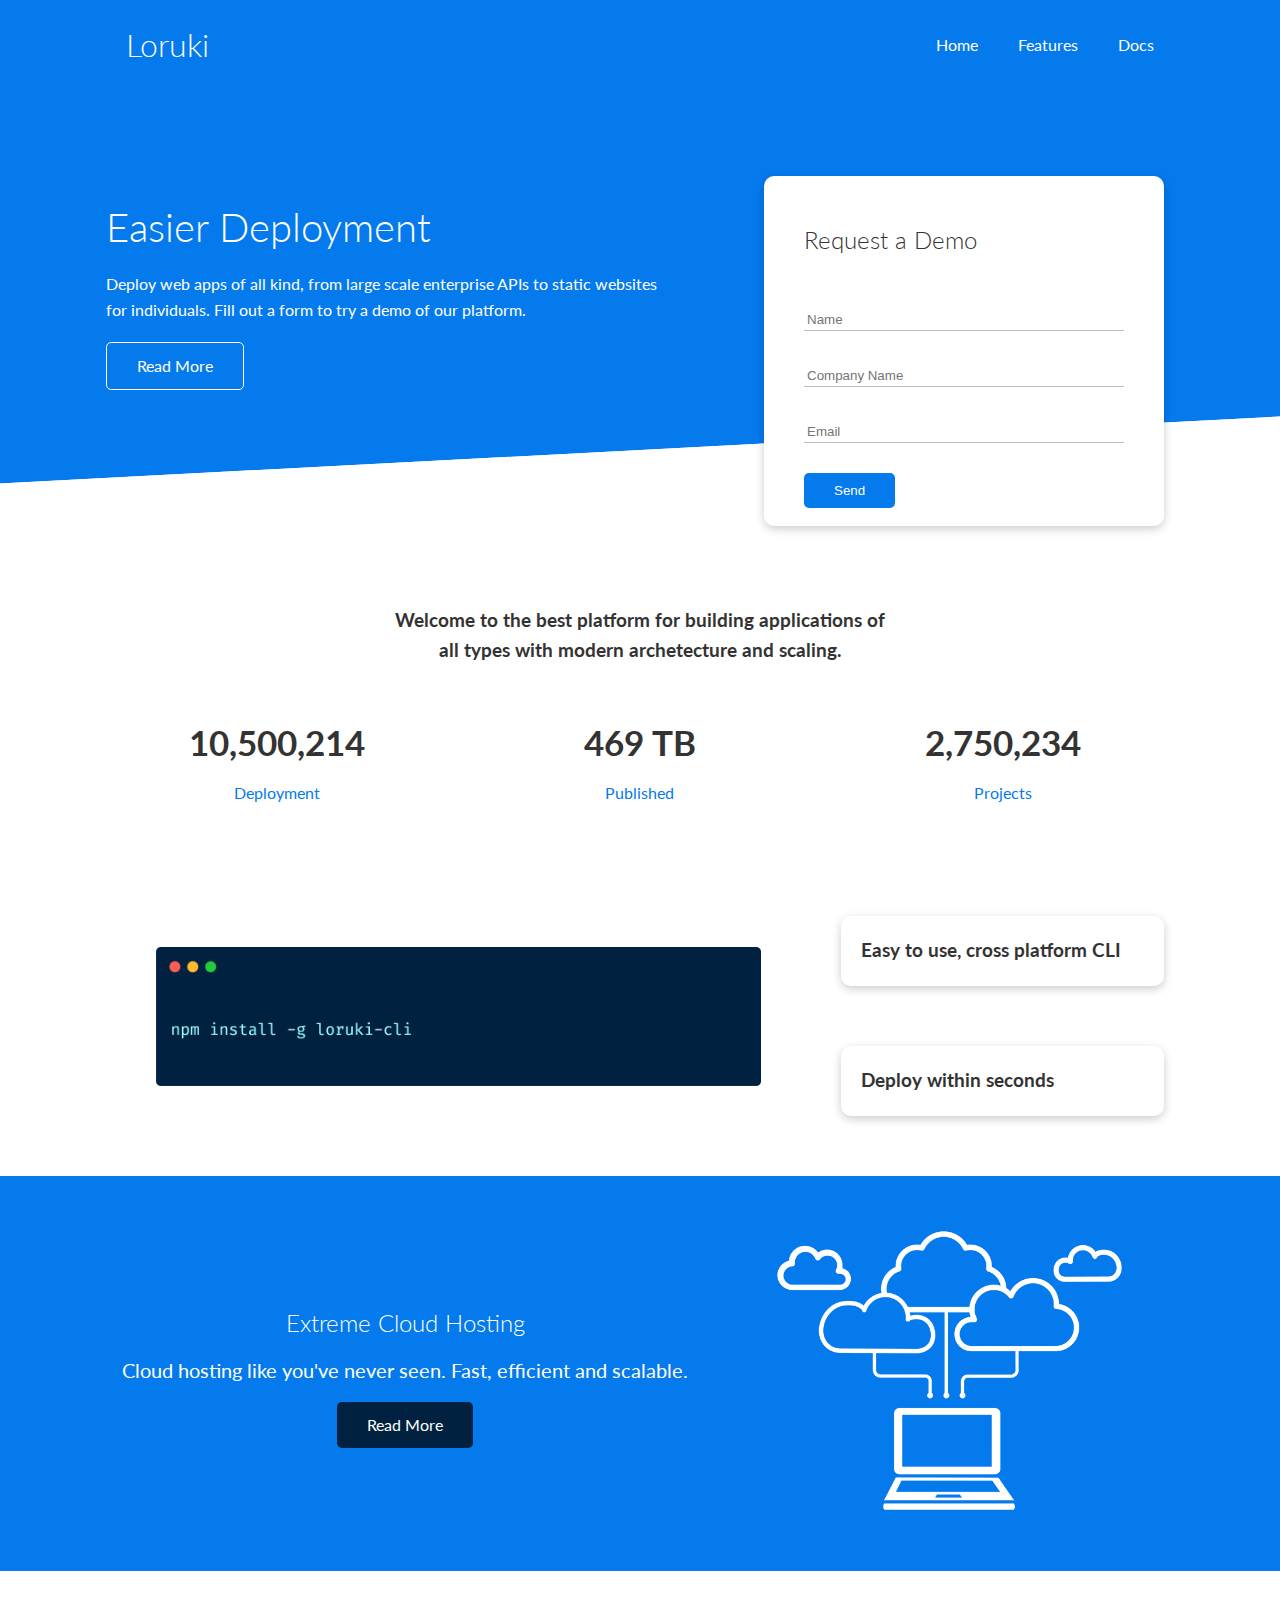
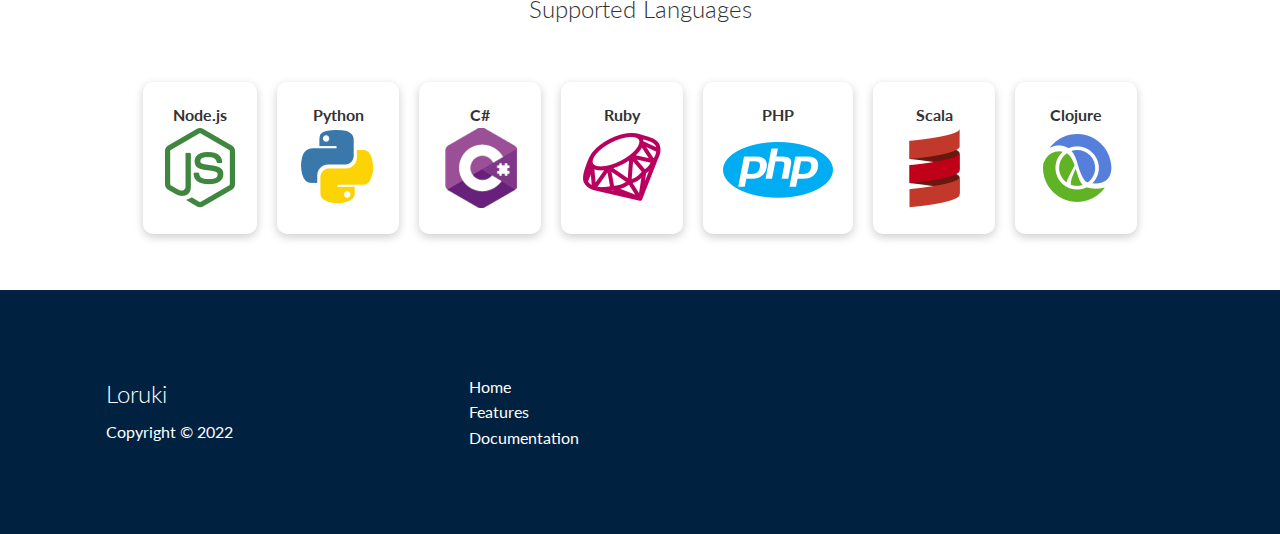
<file: index.html>
<!DOCTYPE html>
<html lang="en">
  <head>
    <meta charset="UTF-8" />
    <meta http-equiv="X-UA-Compatible" content="IE=edge" />
    <meta name="viewport" content="width=device-width, initial-scale=1.0" />
    <link
      rel="stylesheet"
      href="https://cdnjs.cloudflare.com/ajax/libs/font-awesome/6.2.0/css/all.min.css"
      integrity="sha512-xh6O/CkQoPOWDdYTDqeRdPCVd1SpvCA9XXcUnZS2FmJNp1coAFzvtCN9BmamE+4aHK8yyUHUSCcJHgXloTyT2A=="
      crossorigin="anonymous"
      referrerpolicy="no-referrer"
    />
    <link rel="shortcut icon" href="./images/favicon.png" type="image/x-icon" />
    <link rel="stylesheet" href="css/utilities.css" />
    <link rel="stylesheet" href="css/style.css" />
    <title>Loruki | Cloud Hosting for Everyone</title>
  </head>
  <body>
    <!-- Navbar -->
    <div class="navbar">
      <div class="container">
        <h1><a href="index.html">Loruki</a></h1>
        <nav class="nabvar">
          <ul>
            <li><a href="index.html">Home</a></li>
            <li><a href="features.html">Features</a></li>
            <li><a href="docs.html">Docs</a></li>
          </ul>
        </nav>
      </div>
    </div>
    <!-- Showcase -->
    <div id="showcase">
      <section class="container grid">
        <div class="showcase-text">
          <h1>Easier Deployment</h1>
          <p>
            Deploy web apps of all kind, from large scale enterprise APIs to
            static websites for individuals. Fill out a form to try a demo of
            our platform.
          </p>
          <a href="features.html" class="btn btn-outline">Read More</a>
        </div>
        <div class="showcase-form card">
          <h2>Request a Demo</h2>
          <form
            name="contact"
            method="POST"
            netlify-honeypot="bot-field"
            data-netlify="True"
          >
            <input type="hidden" name="form-name" value="contact" />
            <p class="hidden">
              <label>
                Don't fill this out if you are a human: <input name="bot-field"
              /></label>
            </p>
            <div class="form-group">
              <input type="text" name="name" placeholder="Name" required />
            </div>
            <div class="form-group">
              <input
                type="text"
                name="company"
                placeholder="Company Name"
                required
              />
            </div>
            <div class="form-group">
              <input type="email" name="email" placeholder="Email" required />
            </div>
            <input type="submit" value="Send" class="btn btn-primary" />
          </form>
        </div>
      </section>
    </div>
    <!-- Stats Section -->
    <section class="stats">
      <div class="container">
        <h3 class="stats-heading text-center my-1">
          Welcome to the best platform for building applications of all types
          with modern archetecture and scaling.
        </h3>
        <div class="grid grid-3 text-center my-4">
          <div>
            <i class="fas fa-server fa-3x"></i>
            <h3>10,500,214</h3>
            <p class="text-secondary">Deployment</p>
          </div>
          <div>
            <i class="fas fa-upload fa-3x"></i>
            <h3>469 TB</h3>
            <p class="text-secondary">Published</p>
          </div>
          <div>
            <i class="fas fa-project-diagram fa-3x"></i>
            <h3>2,750,234</h3>
            <p class="text-secondary">Projects</p>
          </div>
        </div>
      </div>
    </section>
    <!-- CLI  -->
    <section class="cli">
      <div class="container grid">
        <img src="./images/cli.png" alt="image" />
        <div class="card">
          <h3>Easy to use, cross platform CLI</h3>
        </div>
        <div class="card">
          <h3>Deploy within seconds</h3>
        </div>
      </div>
    </section>

    <!-- Cloud -->
    <section class="cloud bg-primary my-2 py-2">
      <div class="container grid">
        <div class="text-center">
          <h2 class="lg">Extreme Cloud Hosting</h2>
          <p class="lead my-1">
            Cloud hosting like you've never seen. Fast, efficient and scalable.
          </p>
          <a href="features.html" class="btn btn-dark">Read More</a>
        </div>
        <div>
          <img src="./images/cloud.png" alt="" />
        </div>
      </div>
    </section>
    <!-- Languages Section -->
    <section class="language">
      <h2 class="md text-center my-2">Supported Languages</h2>
      <div class="container flex">
        <div class="card">
          <h4>Node.js</h4>
          <img src="./images/logos/node.png" alt="" />
        </div>
        <div class="card">
          <h4>Python</h4>
          <img src="./images/logos/python.png" alt="" />
        </div>
        <div class="card">
          <h4>C#</h4>
          <img src="./images/logos/csharp.png" alt="" />
        </div>
        <div class="card">
          <h4>Ruby</h4>
          <img src="./images/logos/ruby.png" alt="" />
        </div>
        <div class="card">
          <h4>PHP</h4>
          <img src="./images/logos/php.png" alt="" />
        </div>
        <div class="card">
          <h4>Scala</h4>
          <img src="./images/logos/scala.png" alt="" />
        </div>
        <div class="card">
          <h4>Clojure</h4>
          <img src="./images/logos/clojure.png" alt="" />
        </div>
      </div>
    </section>
    <footer class="footer bg-dark py-5">
      <div class="container grid grid-3">
        <div>
          <h2 class="md">Loruki</h2>
          <p>Copyright © 2022</p>
        </div>
        <nav>
          <ul>
            <li><a href="index.html">Home</a></li>
            <li><a href="features.html">Features</a></li>
            <li><a href="docs.html">Documentation</a></li>
          </ul>
        </nav>
        <div class="social">
          <a href="#"><i class="fa-brands fa-github fa-2xl"></i></a>
          <a href="#"><i class="fa-brands fa-facebook fa-2xl"></i></a>
          <a href="#"><i class="fa-brands fa-instagram fa-2xl"></i></a
          ><a href="#"><i class="fa-brands fa-twitter fa-2xl"></i></a>
        </div>
      </div>
    </footer>
  </body>
</html>
</file>
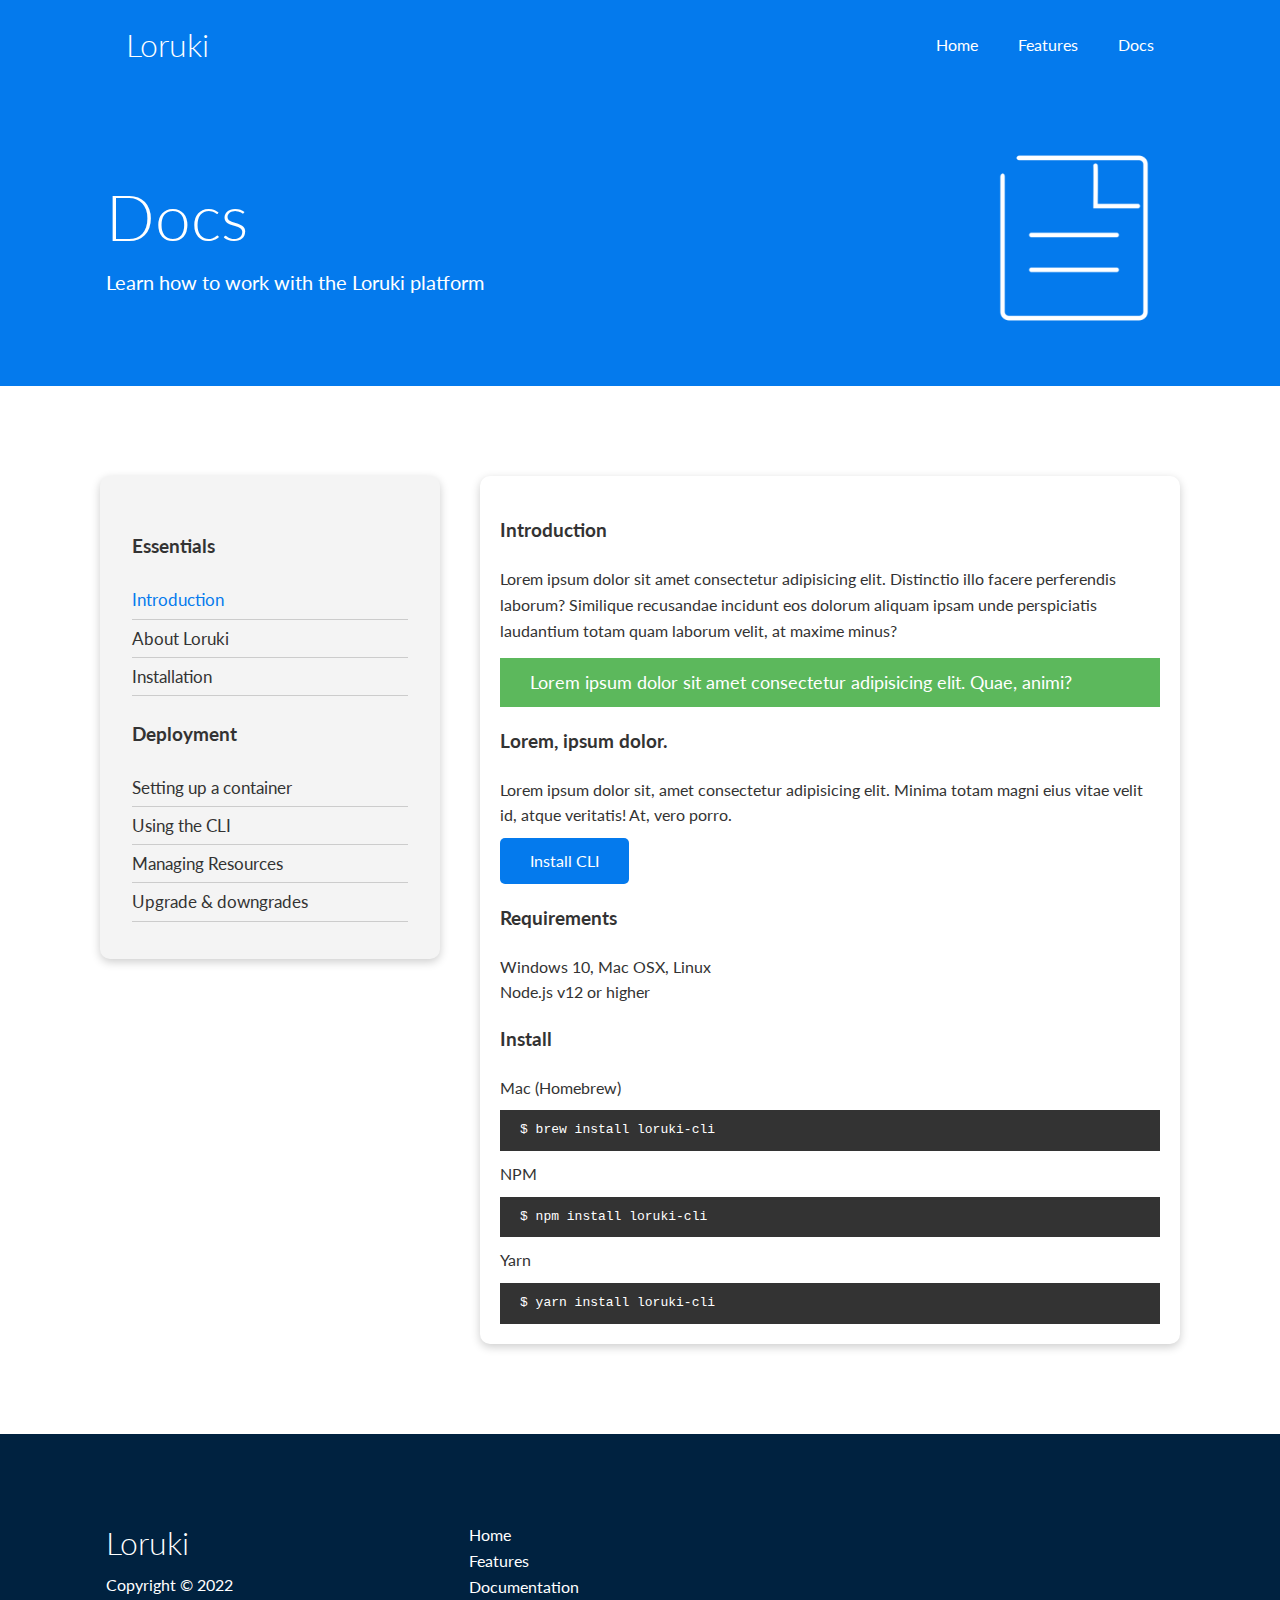
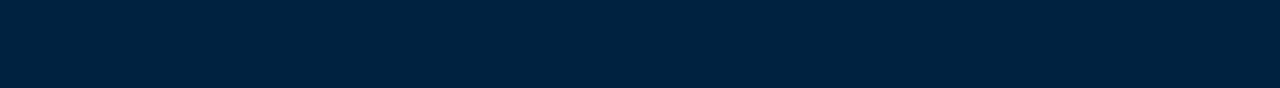
<file: docs.html>
<!DOCTYPE html>
<html lang="en">
  <head>
    <meta charset="UTF-8" />
    <meta http-equiv="X-UA-Compatible" content="IE=edge" />
    <meta name="viewport" content="width=device-width, initial-scale=1.0" />
    <link
      rel="stylesheet"
      href="https://cdnjs.cloudflare.com/ajax/libs/font-awesome/6.2.0/css/all.min.css"
      integrity="sha512-xh6O/CkQoPOWDdYTDqeRdPCVd1SpvCA9XXcUnZS2FmJNp1coAFzvtCN9BmamE+4aHK8yyUHUSCcJHgXloTyT2A=="
      crossorigin="anonymous"
      referrerpolicy="no-referrer"
    />
    <link rel="shortcut icon" href="./images/favicon.png" type="image/x-icon" />
    <link rel="stylesheet" href="css/utilities.css" />
    <link rel="stylesheet" href="css/style.css" />
    <title>Loruki | Cloud Hosting for Everyone | Documentation</title>
  </head>
  <body>
    <!-- Navbar -->
    <div class="navbar">
      <div class="container">
        <h1><a href="index.html">Loruki</a></h1>
        <nav class="nabvar">
          <ul>
            <li><a href="index.html">Home</a></li>
            <li><a href="features.html">Features</a></li>
            <li><a href="docs.html">Docs</a></li>
          </ul>
        </nav>
      </div>
    </div>
    <!-- documentation-showcase section -->
    <section class="docs bg-primary py-3">
      <div class="docs-head container grid">
        <div class="docs-content">
          <h1 class="text-xl">Docs</h1>
          <p class="lead">Learn how to work with the Loruki platform</p>
        </div>
        <img src="./images/docs.png" alt="" />
      </div>
    </section>

    <section class="doc-main my-4">
      <div class="container grid grid-2 py-3">
        <div class="card bg-light p-3">
          <h3 class="my-2">Essentials</h3>
          <nav>
            <ul>
              <li><a href="#" class="text-primary">Introduction</a></li>
              <li><a href="#">About Loruki</a></li>
              <li><a href="#">Installation</a></li>
            </ul>
          </nav>

          <h3 class="my-2">Deployment</h3>
          <nav>
            <ul>
              <li><a href="#">Setting up a container</a></li>
              <li><a href="#">Using the CLI</a></li>
              <li><a href="#">Managing Resources</a></li>
              <li><a href="#">Upgrade & downgrades</a></li>
            </ul>
          </nav>
        </div>
        <div class="card content">
          <h3>Introduction</h3>
          <p>
            Lorem ipsum dolor sit amet consectetur adipisicing elit. Distinctio
            illo facere perferendis laborum? Similique recusandae incidunt eos
            dolorum aliquam ipsam unde perspiciatis laudantium totam quam
            laborum velit, at maxime minus?
          </p>

          <div class="alert alert-success">
            <i class="fas fa-info"></i>
            Lorem ipsum dolor sit amet consectetur adipisicing elit. Quae,
            animi?
          </div>
          <h3>Lorem, ipsum dolor.</h3>
          <p>
            Lorem ipsum dolor sit, amet consectetur adipisicing elit. Minima
            totam magni eius vitae velit id, atque veritatis! At, vero porro.
          </p>
          <a href="#" class="btn btn-primary">Install CLI</a>

          <h3>Requirements</h3>
          <ul>
            <li>Windows 10, Mac OSX, Linux</li>
            <li>Node.js v12 or higher</li>
          </ul>

          <h3>Install</h3>
          <p>Mac (Homebrew)</p>
          <pre><code>$ brew install loruki-cli</code></pre>

          <p>NPM</p>
          <pre><code>$ npm install loruki-cli</code></pre>

          <p>Yarn</p>
          <pre><code>$ yarn install loruki-cli</code></pre>
        </div>
      </div>
    </section>

    <footer class="footer bg-dark py-5">
      <div class="container grid grid-3">
        <div>
          <h2 class="text-md">Loruki</h2>
          <p>Copyright © 2022</p>
        </div>
        <nav>
          <ul>
            <li><a href="index.html">Home</a></li>
            <li><a href="features.html">Features</a></li>
            <li><a href="docs.html">Documentation</a></li>
          </ul>
        </nav>
        <div class="social">
          <a href="#"><i class="fa-brands fa-github fa-2xl"></i></a>
          <a href="#"><i class="fa-brands fa-facebook fa-2xl"></i></a>
          <a href="#"><i class="fa-brands fa-instagram fa-2xl"></i></a
          ><a href="#"><i class="fa-brands fa-twitter fa-2xl"></i></a>
        </div>
      </div>
    </footer>
  </body>
</html>
</file>
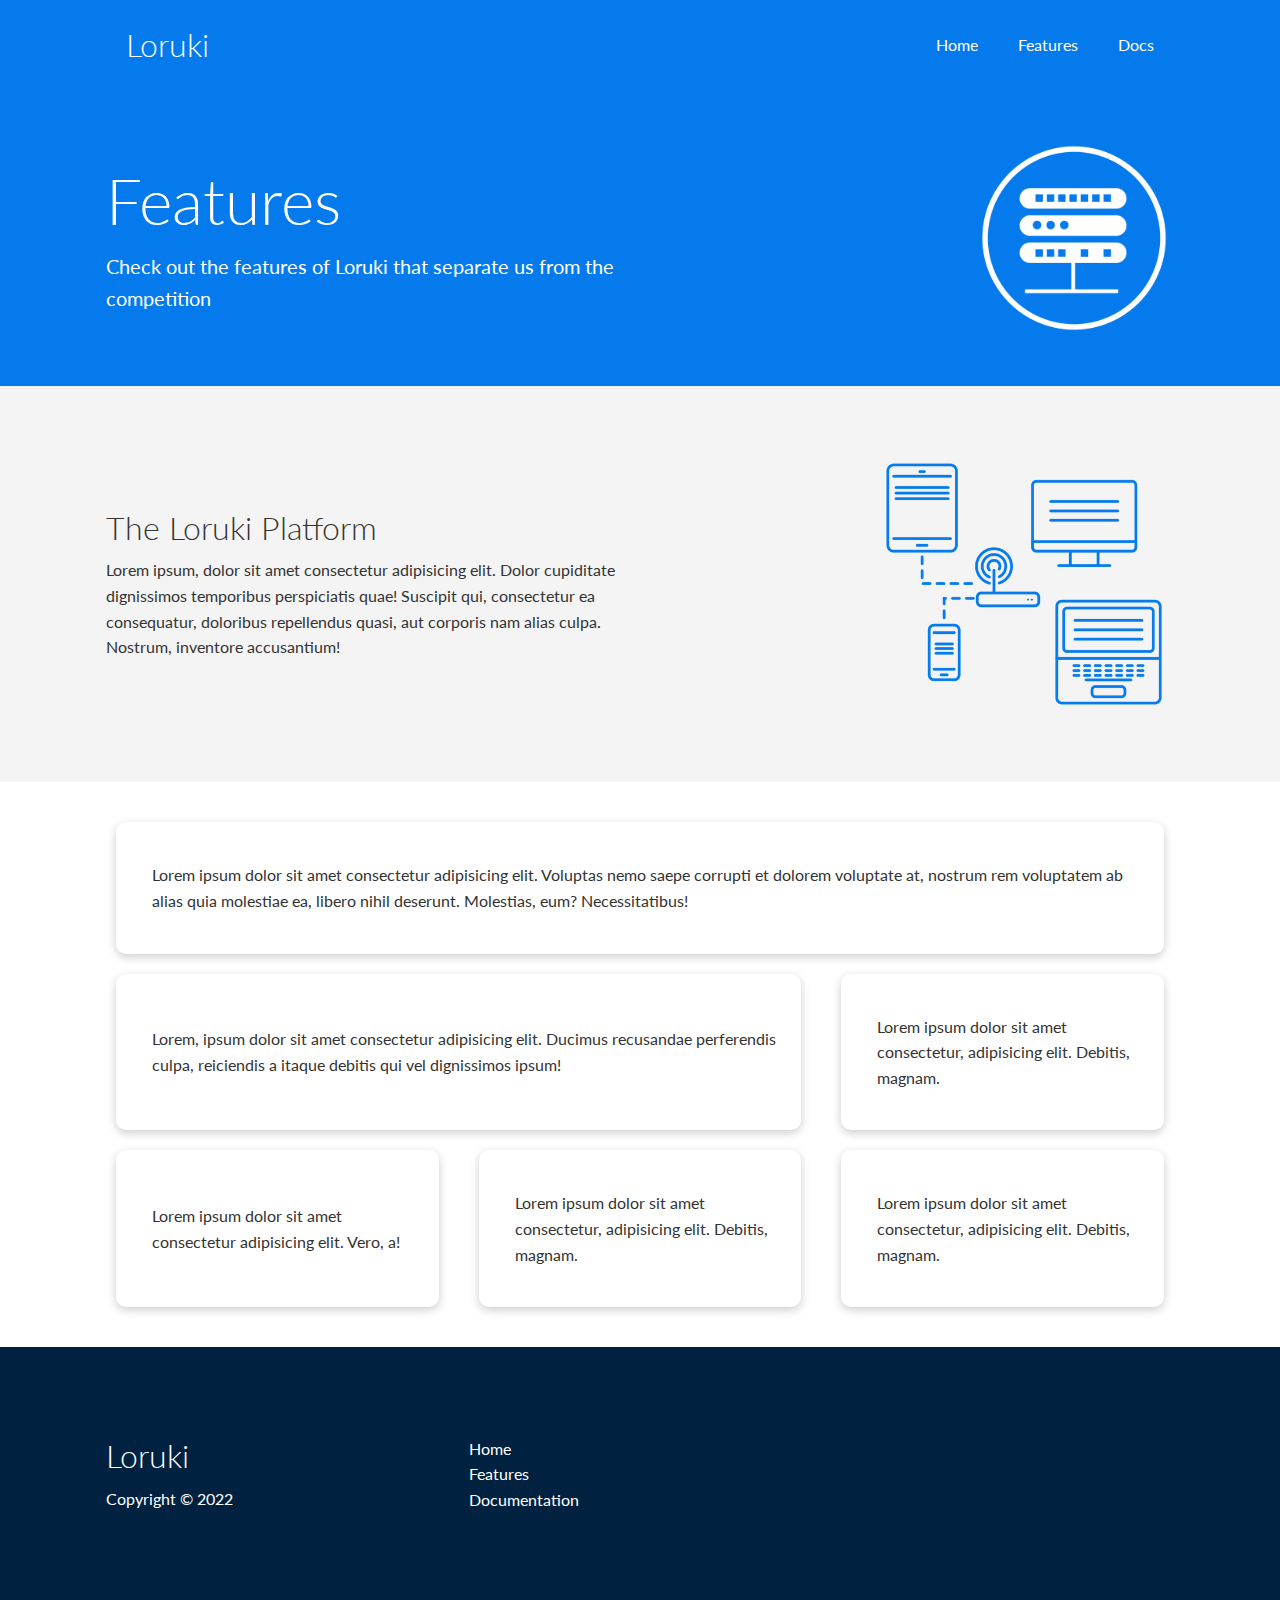
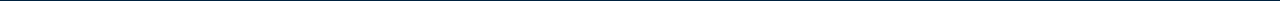
<file: features.html>
<!DOCTYPE html>
<html lang="en">
  <head>
    <meta charset="UTF-8" />
    <meta http-equiv="X-UA-Compatible" content="IE=edge" />
    <meta name="viewport" content="width=device-width, initial-scale=1.0" />
    <link
      rel="stylesheet"
      href="https://cdnjs.cloudflare.com/ajax/libs/font-awesome/6.2.0/css/all.min.css"
      integrity="sha512-xh6O/CkQoPOWDdYTDqeRdPCVd1SpvCA9XXcUnZS2FmJNp1coAFzvtCN9BmamE+4aHK8yyUHUSCcJHgXloTyT2A=="
      crossorigin="anonymous"
      referrerpolicy="no-referrer"
    />
    <link rel="shortcut icon" href="./images/favicon.png" type="image/x-icon" />
    <link rel="stylesheet" href="css/utilities.css" />
    <link rel="stylesheet" href="css/style.css" />
    <title>Loruki | Cloud Hosting for Everyone | Features</title>
  </head>
  <body>
    <!-- Navbar -->
    <div class="navbar">
      <div class="container">
        <h1><a href="index.html">Loruki</a></h1>
        <nav class="nabvar">
          <ul>
            <li><a href="index.html">Home</a></li>
            <li><a href="features.html">Features</a></li>
            <li><a href="docs.html">Docs</a></li>
          </ul>
        </nav>
      </div>
    </div>
    <!-- features section -->
    <section class="features bg-primary py-3">
      <div class="features-head container grid">
        <div class="features-content">
          <h1 class="text-xl">Features</h1>
          <p class="lead">
            Check out the features of Loruki that separate us from the
            competition
          </p>
        </div>
        <img src="./images/server.png" alt="" width="200px" />
      </div>
    </section>
    <section class="features-body bg-light py-3">
      <div class="container grid">
        <div class="feature-body-content">
          <h2 class="text-md">The Loruki Platform</h2>
          <p>
            Lorem ipsum, dolor sit amet consectetur adipisicing elit. Dolor
            cupiditate dignissimos temporibus perspiciatis quae! Suscipit qui,
            consectetur ea consequatur, doloribus repellendus quasi, aut
            corporis nam alias culpa. Nostrum, inventore accusantium!
          </p>
        </div>
        <img src="./images/server2.png" alt="" />
      </div>
    </section>
    <section class="features-main my-2">
      <div class="container grid grid-3">
        <div class="card flex">
          <i class="fas fa-server fa-3x mr-1"></i>
          <p>
            Lorem ipsum dolor sit amet consectetur adipisicing elit. Voluptas
            nemo saepe corrupti et dolorem voluptate at, nostrum rem voluptatem
            ab alias quia molestiae ea, libero nihil deserunt. Molestias, eum?
            Necessitatibus!
          </p>
        </div>
        <div class="card flex">
          <i class="fas fa-network-wired fa-3x mr-1"></i>
          <p>
            Lorem, ipsum dolor sit amet consectetur adipisicing elit. Ducimus
            recusandae perferendis culpa, reiciendis a itaque debitis qui vel
            dignissimos ipsum!
          </p>
        </div>
        <div class="card flex">
          <i class="fas fa-laptop-code fa-3x mr-1"></i>
          <p>
            Lorem ipsum dolor sit amet consectetur, adipisicing elit. Debitis,
            magnam.
          </p>
        </div>
        <div class="card flex">
          <i class="fas fa-database fa-3x mr-1"></i>
          <p>
            Lorem ipsum dolor sit amet consectetur adipisicing elit. Vero, a!
          </p>
        </div>
        <div class="card flex">
          <i class="fas fa-power-off fa-3x mr-1"></i>
          <p>
            Lorem ipsum dolor sit amet consectetur, adipisicing elit. Debitis,
            magnam.
          </p>
        </div>
        <div class="card flex">
          <i class="fas fa-upload fa-3x mr-1"></i>
          <p>
            Lorem ipsum dolor sit amet consectetur, adipisicing elit. Debitis,
            magnam.
          </p>
        </div>
      </div>
    </section>

    <footer class="footer bg-dark py-5">
      <div class="container grid grid-3">
        <div>
          <h2 class="text-md">Loruki</h2>
          <p>Copyright © 2022</p>
        </div>
        <nav>
          <ul>
            <li><a href="index.html">Home</a></li>
            <li><a href="features.html">Features</a></li>
            <li><a href="docs.html">Documentation</a></li>
          </ul>
        </nav>
        <div class="social">
          <a href="#"><i class="fa-brands fa-github fa-2xl"></i></a>
          <a href="#"><i class="fa-brands fa-facebook fa-2xl"></i></a>
          <a href="#"><i class="fa-brands fa-instagram fa-2xl"></i></a
          ><a href="#"><i class="fa-brands fa-twitter fa-2xl"></i></a>
        </div>
      </div>
    </footer>
  </body>
</html>
</file>
<file: css/utilities.css>
/* Utilities */
.container {
  max-width: 1100px;
  margin: auto;
  overflow: auto;
  padding: 1rem;
}

.card {
  background-color: var(--white);
  color: #333;
  border-radius: 10px;
  box-shadow: 0 3px 10px rgba(0, 0, 0, 0.2);
  padding: 20px;
  margin: 10px;
  transition: all;
}

/* Background & colors */
.bg-primary,
.btn-primary {
  background-color: var(--primary);
  color: var(--white);
}

.bg-secondary,
.btn-secondary {
  background-color: var(--secondary);
  color: var(--white);
}

.bg-primary a,
.btn-primary a,
.bg-secondary a,
.btn-secondary a,
.bg-dark a,
.btn-dark a {
  color: #fff;
}

.text-primary {
  color: var(--primary);
}

.text-secondary {
  color: var(--secondary);
}

.alert {
  background-color: var(--light);
  padding: 10px 20px;
  font-size: 18px;
  margin: 15px 0;
}

.alert i {
  margin: 5px;
}

.alert-success {
  background-color: var(--success);
  color: #fff;
}

/* Buttons */
.btn {
  display: inline-block;
  padding: 10px 30px;
  background-color: var(--primary);
  color: var(--white);
  cursor: poinnter;
  border: none;
  border-radius: 5px;
}

.bg-dark,
.btn-dark {
  background-color: var(--dark);
  color: var(--white);
}

.bg-light,
.btn-light {
  background-color: var(--light);
  color: #333;
}

.btn-outline {
  background-color: transparent;
  border: 1px solid var(--white);
}

.btn:hover {
  transform: scale(0.95);
  transition-duration: 300ms;
}

.flex {
  display: flex;
  justify-content: center;
  align-items: center;
  height: 100%;
}

.grid {
  display: grid;
  grid-template-columns: repeat(2, 1fr);
  gap: 20px;
  justify-content: center;
  align-items: center;
  height: 100%;
}

.grid-2 {
  grid-template-columns: 1fr 2fr;
}

.grid-3 {
  grid-template-columns: repeat(3, 1fr);
}

/* Text Sizes */
.lead {
  font-size: 20px;
}

.text-sm {
  font-size: 1rem;
}

.text-md {
  font-size: 2rem;
}

.text-lg {
  font-size: 3rem;
}

.text-xl {
  font-size: 4rem;
}

.text-center {
  text-align: center;
}

.text-secondary {
  color: var(--primary);
}

/* Margins */

.my-1 {
  margin: 1rem 0;
}

.my-2 {
  margin: 1.5rem 0;
}

.my-3 {
  margin: 2rem 0;
}

.my-4 {
  margin: 3rem 0;
}

.my-5 {
  margin: 4rem 0;
}

.m-1 {
  margin: 1rem;
}

.m-2 {
  margin: 1.5rem;
}

.m-3 {
  margin: 2rem;
}

.m-4 {
  margin: 3rem;
}

.m-5 {
  margin: 4rem;
}

.mr-1 {
  margin-right: 1rem;
}

/* Padding */

.py-1 {
  padding: 1rem 0;
}

.py-2 {
  padding: 1.5rem 0;
}

.py-3 {
  padding: 2rem 0;
}

.py-4 {
  padding: 3rem 0;
}

.py-5 {
  padding: 4rem 0;
}

.p-1 {
  padding: 1rem;
}

.p-2 {
  padding: 1.5rem;
}

.p-3 {
  padding: 2rem;
}

.p-4 {
  padding: 3rem;
}

.p-5 {
  padding: 4rem;
}
</file>
<file: css/style.css>
@import url("https://fonts.googleapis.com/css2?family=Lato:wght@300;400;700&display=swap");

:root {
  --primary: #047aed;
  --secondary: #1c3fa8;
  --dark: #002240;
  --light: #f4f4f4;
  --white: #fff;
  --success: #5cb85c;
  --error: #d9534f;
}

* {
  box-sizing: border-box;
  margin: 0;
  padding: 0;
}

body {
  scroll-behavior: smooth;
  color: #333;
  font-family: 'Lato', sans-serif;
  line-height: 1.6;
}

ul {
  list-style: none;
}

a {
  text-decoration: none;
  color: #333;
}

h1,
h2 {
  font-weight: 300;
  line-height: 1.2;
  margin: 10px 0;
}

p {
  margin: 10px 0;
}

img {
  width: 100%;
}

code,
pre {
  background-color: #333;
  color: #fff;
  padding: 10px;
}

.hidden {
  visibility: hidden;
  height: 0;
}

/* Nav Styling */

.navbar {
  background-color: var(--primary);
  color: var(--white);
}

.navbar a {
  color: var(--white);
  padding: 10px 15px;
  margin: 0 5px;
}

.navbar a:hover {
  border-bottom: 2px solid var(--white);
}

.navbar h1 a:hover {
  border-bottom: none;
}

.navbar .container {
  display: flex;
  align-items: center;
  justify-content: space-between;
}

.navbar ul {
  display: flex;
  padding: 10px 0;
}

/* Showcase Styling */
#showcase {
  background-color: var(--primary);
  color: var(--white);
  position: relative;
  height: 400px;
}

#showcase .grid {
  /* reason being that percentages causes an overspill of content */
  grid-template-columns: 11fr 9fr;
  gap: 30px;
  overflow: visible;
}

#showcase h1 {
  font-size: 40px;
}

#showcase p {
  font: 18px;
  margin: 20px 0;
}

.showcase-text {
  animation: SlideInFromLeft 1s ease-in;
}

#showcase .showcase-form {
  position: relative;
  top: 60px;
  height: 350px;
  width: 400px;
  padding: 40px;
  z-index: 100;
  justify-self: end;
  animation: SlideInFromRight 1s ease-in;
}

#showcase .form-group {
  margin: 30px 0;
}

#showcase input[type="text"],
#showcase input[type="email"] {
  border: none;
  border-bottom: 1px solid #b4becb;
  padding: 3px;
  width: 100%;
}

#showcase input:focus {
  outline: none;
}

#showcase::before,
#showcase::after {
  content: "";
  position: absolute;
  height: 100px;
  bottom: -60px;
  border-top: 1px solid groove;
  right: 0;
  left: 0;
  background-color: #fff;
  transform: skewY(-3deg);
  --webkit-transform: skewY(-3deg);
  --ms-transform: skewY(-3deg);
  --moz-transform: skewY(-3deg);
}

/* Stats Section */
.stats {
  padding-top: 100px;
  border-width: 0.25rem;
  animation: SlideInFromBottom 1s ease-in;
}

.stats-heading {
  max-width: 500px;
  margin: auto;
}

.stats .grid h3 {
  font-size: 35px;
}

.stats.grid p {
  font-size: 20px;
  font-weight: bold;
}

/* CLI */
.cli .grid {
  grid-template-columns: repeat(3, 1fr);
  grid-template-rows: repeat(2, 1fr);
}

.cli .grid>*:first-child {
  grid-column: 1 / span 2;
  grid-row: 1 / span 2;
}

/* Cloud */
.cloud .grid {
  grid-template-columns: 4fr 3fr;
}

/* Language */
.language .flex {
  flex-wrap: wrap;
}

.language .card {
  text-align: center;
  margin: 18px 10px 40px;
  transition: transform 0.3s ease-in-out;
}

.language .card:hover {
  transform: translateY(-20px);
}

/* Features and Documentation styling Section Styling  */

.features img,
.docs img {
  width: 200px;
  height: auto;
  justify-self: flex-end;
}

.features-body img {
  width: 300px;
  height: auto;
  justify-self: flex-end;
}

.features-main .grid-3>*:first-child {
  grid-column: 1 / span 3;
}

.features-main .grid-3>*:nth-child(2) {
  grid-column: 1 / span 2;
}

/* Documentation Styling */

.doc-main .grid {
  align-items: flex-start;
}

.doc-main nav li {
  font-size: 17px;
  padding-bottom: 5px;
  margin-bottom: 5px;
  border-bottom: #ccc 1px solid;
  transition: all;
}

.doc-main nav a:hover {
  transition: 300ms;
  font-weight: bold;
}

.doc-main .content h3 {
  margin: 20px 0;
}

/* Footer Styling */
.footer .social a {
  margin: 0 8px;
}

.footer .social i:hover {
  transform: translateY(-3px);
  transition-duration: 300ms;
}

/* Animations */
@keyframes SlideInFromLeft {
  0% {
    transform: translateX(-100%);
  }

  100% {
    transform: translateX(0);
  }
}

@keyframes SlideInFromRight {
  0% {
    transform: translateX(100%);
  }

  100% {
    transform: translateX(0);
  }
}

@keyframes SlideInFromTop {
  0% {
    transform: translateY(-100%);
  }

  100% {
    transform: translateX(0);
  }
}

@keyframes SlideInFromBottom {
  0% {
    transform: translateY(100%);
  }

  100% {
    transform: translateX(0);
  }
}

/* Media Queries */

/* Tablets and under */
@media (max-width: 768px) {
  .navbar .container {
    flex-direction: column;
  }

  .navbar ul {
    background-color: rgba(0, 0, 0, 0.1);
  }

  .grid,
  #showcase .grid,
  .stats .grid,
  .cli .grid,
  .cloud .grid,
  .features .grid,
  .docs .grid {
    grid-template-columns: 1fr;
    grid-template-rows: 1fr;
  }

  #showcase .grid img,
  .stats .grid img,
  .cli .grid img,
  .cloud .grid img,
  .features .grid img,
  .features-body img,
  .docs img {
    justify-self: center;
  }

  #showcase {
    height: auto;
  }

  #showcase .showcase-text {
    text-align: center;
    animation: SlideInFromTop 1s ease-in;
  }

  #showcase .showcase-form {
    justify-self: center;
    margin: auto;
    animation: SlideInFromBottom 1s ease-in;
  }

  #showcase .grid h1 {
    margin-top: 40px;
  }

  /* features responsivenesss */
  .features-head,
  .features-body,
  .docs-head {
    text-align: center;
  }

  .cli .grid>*:first-child,
  .features-main .grid-3>*:first-child,
  .features-main .grid-3>*:nth-child(2) {
    grid-column: 1;
  }
}

/* Mobile */
@media (max-width: 500px) {
  navbar {
    height: 110px;
  }

  .navbar .flex {
    flex-direction: column;
  }

  .navbar ul {
    /* padding: 10px; */
    background-color: rgba(0, 0, 0, 0.1);
  }

  .showcase-form {
    width: 300px;
  }
}
</file>
